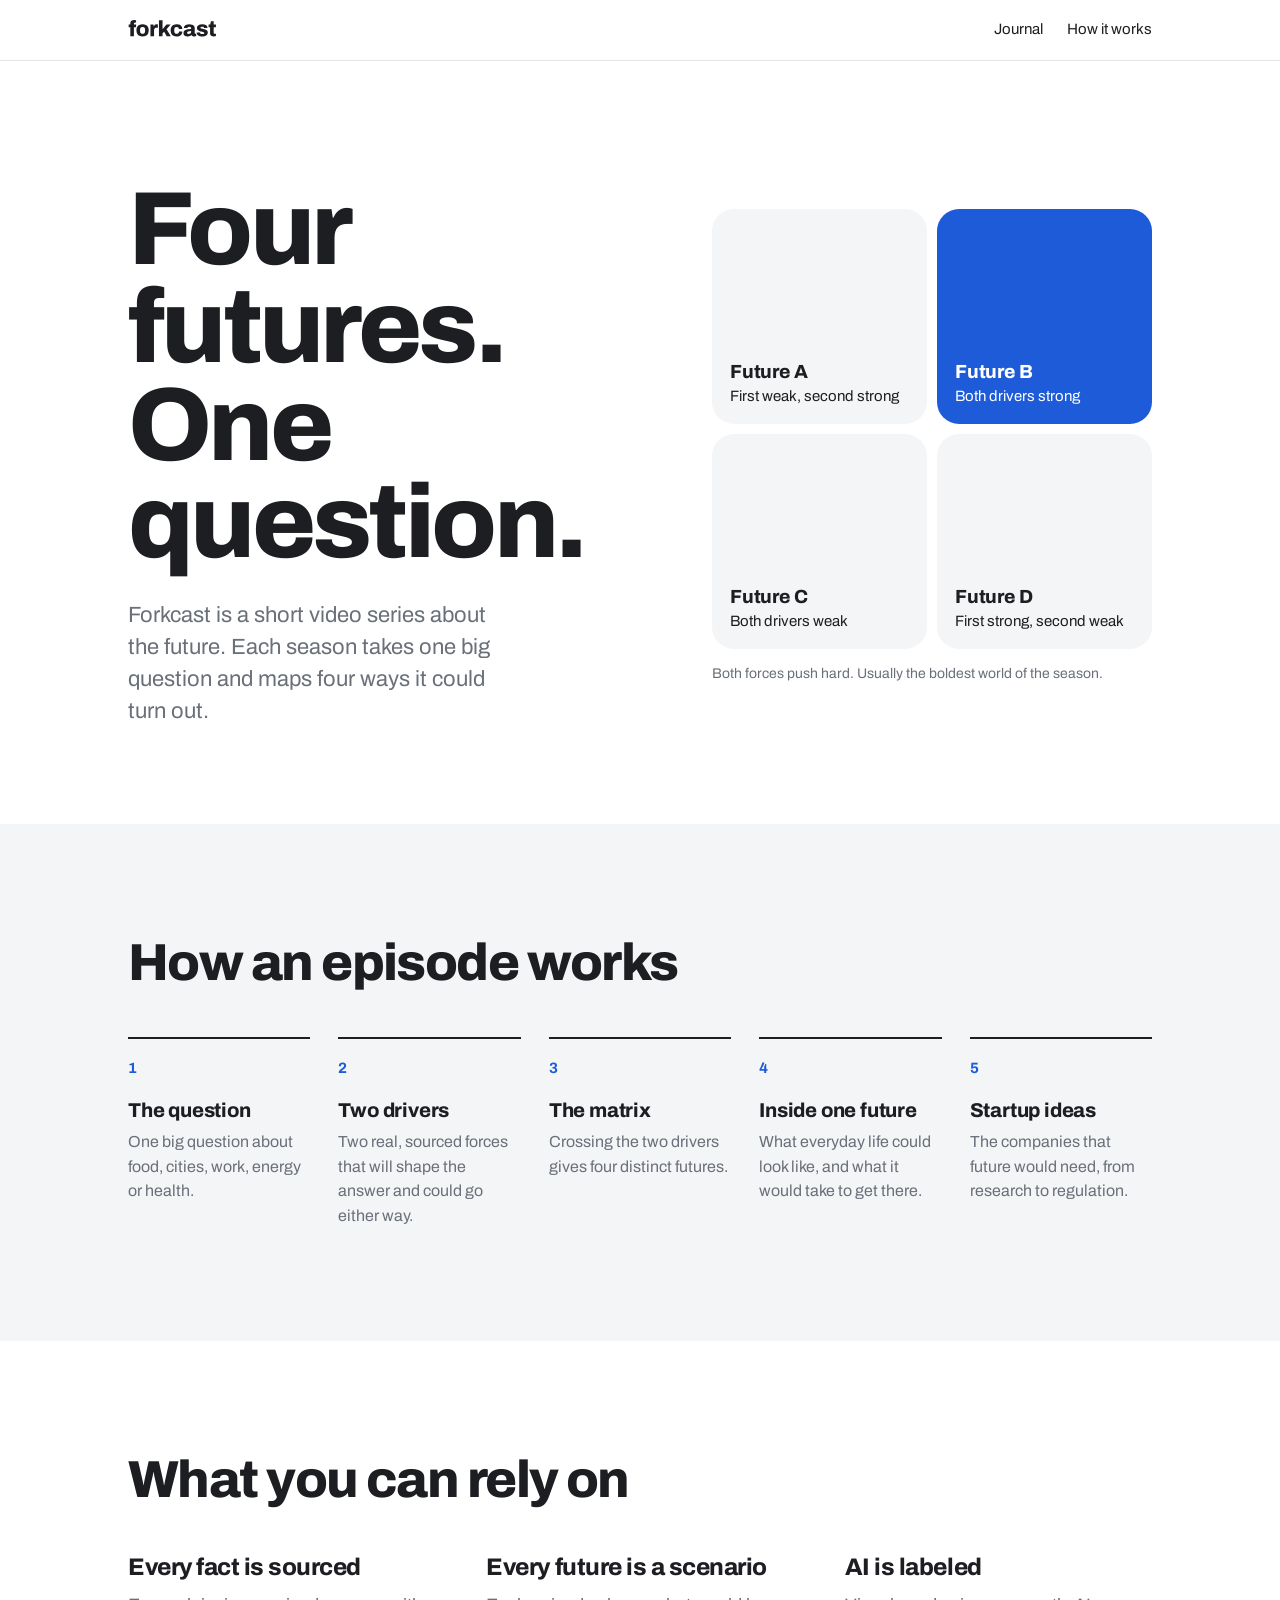
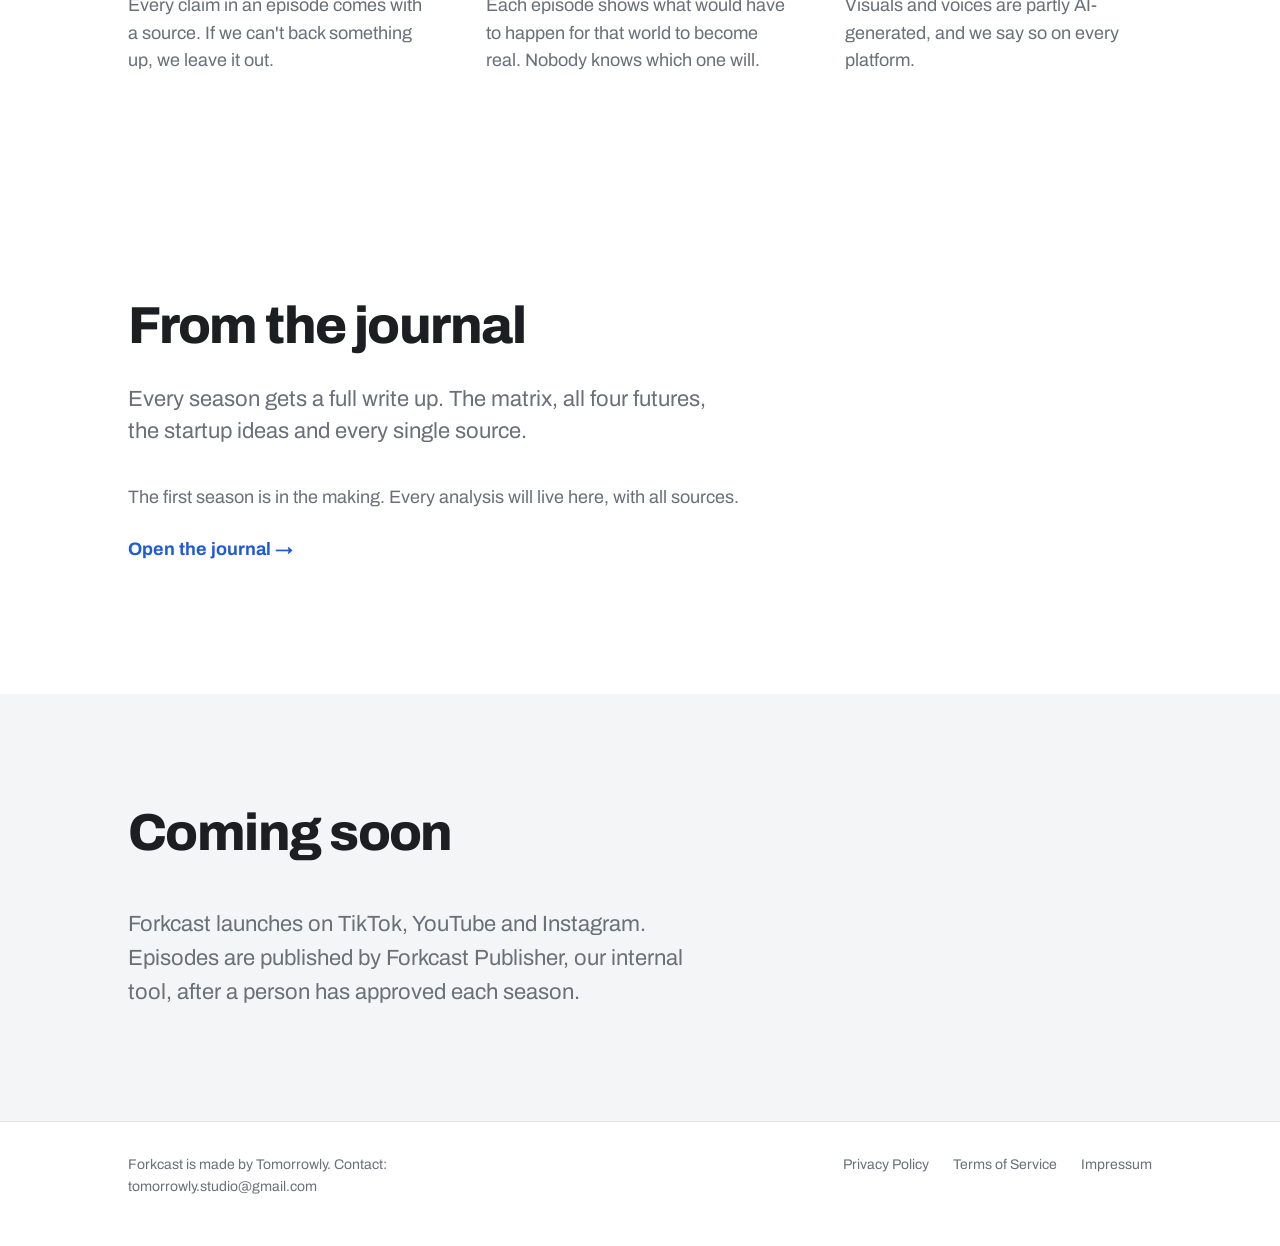
<file: index.html>
<!doctype html>
<html lang="en">
<head>
<meta charset="utf-8">
<meta name="viewport" content="width=device-width, initial-scale=1">
<title>Forkcast | Four futures, one question</title>
<meta name="description" content="Forkcast is a short video series that maps four futures for one big question per season, with sourced facts and the startup ideas each future would need.">
<meta name="theme-color" content="#FFFFFF">
<link rel="icon" href="favicon.svg" type="image/svg+xml">
<link rel="preload" href="fonts/archivo.woff2" as="font" type="font/woff2" crossorigin>
<link rel="stylesheet" href="style.css">
</head>
<body>
<header class="site-head"><div class="wrap">
  <a class="brand" href="index.html"><img src="logo.svg" alt="Forkcast" width="110" height="22"></a>
  <nav aria-label="Main">
    <a href="journal/index.html">Journal</a>
    <a href="index.html#how">How it works</a>
  </nav>
</div></header>
<main>
<section class="hero"><div class="wrap">
  <div>
    <h1>Four futures.<br>One question.</h1>
    <p>Forkcast is a short video series about the future. Each season takes one big question and maps four ways it could turn out.</p>
  </div>
  <figure class="matrix" aria-label="The four futures of a season">
    <div class="matrix-grid" role="group" aria-label="Pick a future">
      <button type="button" aria-pressed="false" data-note="The second force takes off, the first stalls. Often the most surprising world."><strong>Future A</strong>First weak, second strong</button>
      <button type="button" aria-pressed="true" data-note="Both forces push hard. Usually the boldest world of the season."><strong>Future B</strong>Both drivers strong</button>
      <button type="button" aria-pressed="false" data-note="Neither force takes off. This world looks most like today."><strong>Future C</strong>Both drivers weak</button>
      <button type="button" aria-pressed="false" data-note="The first force wins, the second stalls. The world tilts one way."><strong>Future D</strong>First strong, second weak</button>
    </div>
    <figcaption class="matrix-note" aria-live="polite">Both forces push hard. Usually the boldest world of the season.</figcaption>
  </figure>
</div></section>

<section class="band mist" id="how"><div class="wrap">
  <h2>How an episode works</h2>
  <ol class="steps">
    <li><h3>The question</h3><p>One big question about food, cities, work, energy or health.</p></li>
    <li><h3>Two drivers</h3><p>Two real, sourced forces that will shape the answer and could go either way.</p></li>
    <li><h3>The matrix</h3><p>Crossing the two drivers gives four distinct futures.</p></li>
    <li><h3>Inside one future</h3><p>What everyday life could look like, and what it would take to get there.</p></li>
    <li><h3>Startup ideas</h3><p>The companies that future would need, from research to regulation.</p></li>
  </ol>
</div></section>

<section class="band"><div class="wrap">
  <h2>What you can rely on</h2>
  <div class="promises">
    <div><h3>Every fact is sourced</h3><p>Every claim in an episode comes with a source. If we can't back something up, we leave it out.</p></div>
    <div><h3>Every future is a scenario</h3><p>Each episode shows what would have to happen for that world to become real. Nobody knows which one will.</p></div>
    <div><h3>AI is labeled</h3><p>Visuals and voices are partly AI-generated, and we say so on every platform.</p></div>
  </div>
</div></section>

<section class="band journal-band" id="journal"><div class="wrap">
  <h2>From the journal</h2>
  <p class="band-lede">Every season gets a full write up. The matrix, all four futures, the startup ideas and every single source.</p>
<!-- JOURNAL-TEASER:START -->
<p class="teaser-empty">The first season is in the making. Every analysis will live here, with all sources.</p>
<!-- JOURNAL-TEASER:END -->
  <p><a class="more" href="journal/index.html">Open the journal</a></p>
</div></section>

<section class="band mist closing"><div class="wrap">
  <h2>Coming soon</h2>
  <p>Forkcast launches on TikTok, YouTube and Instagram. Episodes are published by Forkcast Publisher, our internal tool, after a person has approved each season.</p>
</div></section>
</main>
<footer class="site-foot"><div class="wrap">
  <p>Forkcast is made by Tomorrowly. Contact: <a href="mailto:tomorrowly.studio@gmail.com">tomorrowly.studio@gmail.com</a></p>
  <nav aria-label="Legal">
    <a href="privacy.html">Privacy Policy</a>
    <a href="terms.html">Terms of Service</a>
    <a href="impressum.html">Impressum</a>
  </nav>
</div></footer>
<script>
(function () {
  var grid = document.querySelector('.matrix-grid');
  if (!grid) return;
  var note = document.querySelector('.matrix-note');
  grid.addEventListener('click', function (e) {
    var btn = e.target.closest('button');
    if (!btn) return;
    grid.querySelectorAll('button').forEach(function (b) { b.setAttribute('aria-pressed', b === btn ? 'true' : 'false'); });
    note.textContent = btn.dataset.note;
  });
})();
</script>
</body>
</html>
</file>
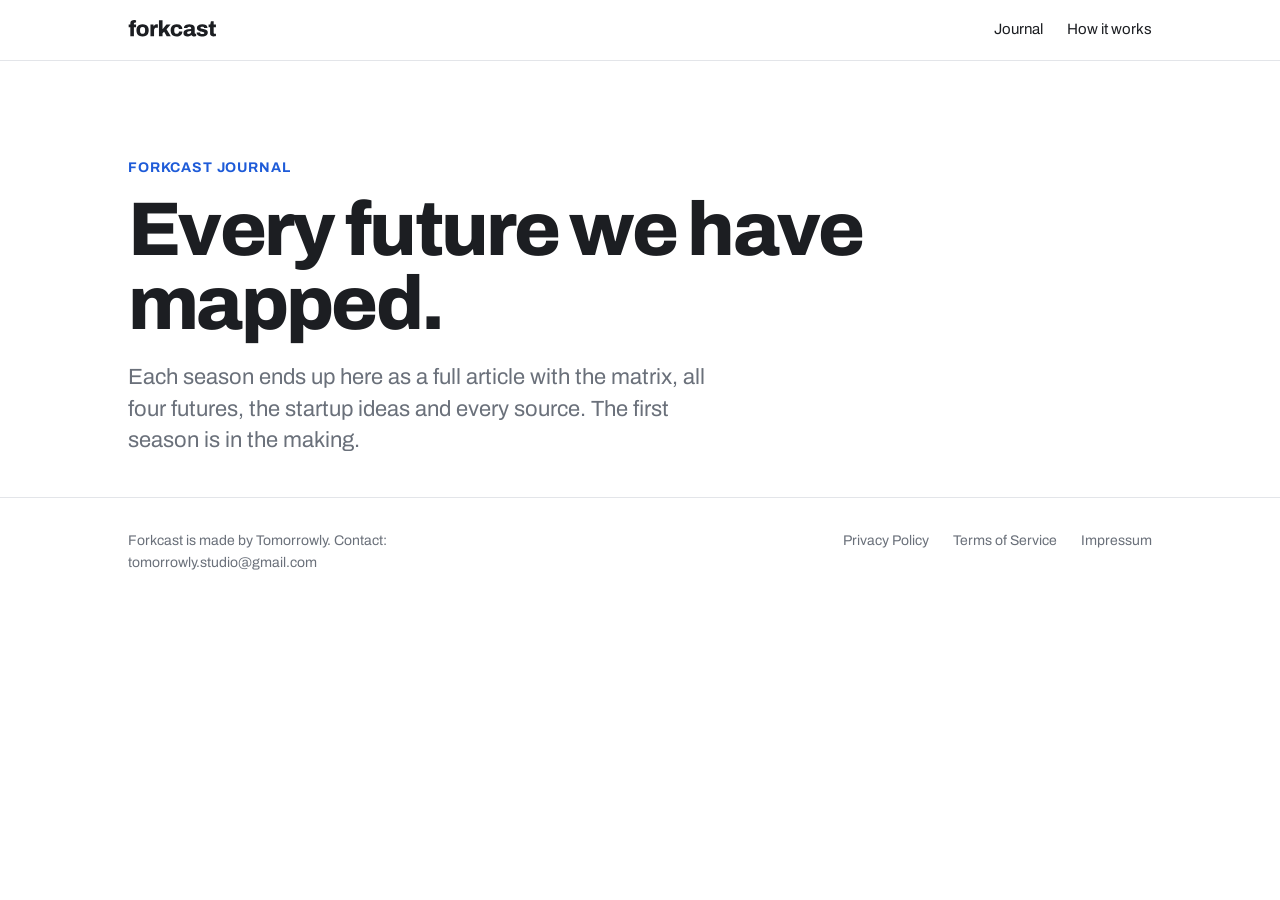
<file: journal/index.html>
<!doctype html>
<html lang="en">
<head>
<meta charset="utf-8">
<meta name="viewport" content="width=device-width, initial-scale=1">
<title>Forkcast Journal | Every future we have mapped</title>
<meta name="description" content="All Forkcast scenario analyses: one big question per season, four possible futures, sources and startup ideas.">
<meta name="theme-color" content="#FFFFFF">
<link rel="canonical" href="https://tomorrowly-studio.github.io/journal/index.html">
<meta property="og:type" content="website">
<meta property="og:title" content="Forkcast Journal | Every future we have mapped">
<meta property="og:description" content="All Forkcast scenario analyses: one big question per season, four possible futures, sources and startup ideas.">
<meta property="og:url" content="https://tomorrowly-studio.github.io/journal/index.html">
<link rel="alternate" type="application/rss+xml" title="Forkcast Journal" href="../journal/feed.xml">
<link rel="icon" href="../favicon.svg" type="image/svg+xml">
<link rel="preload" href="../fonts/archivo.woff2" as="font" type="font/woff2" crossorigin>
<link rel="stylesheet" href="../style.css">
</head>
<body>
<header class="site-head"><div class="wrap">
  <a class="brand" href="../index.html"><img src="../logo.svg" alt="Forkcast" width="110" height="22"></a>
  <nav aria-label="Main">
    <a href="../journal/index.html">Journal</a>
    <a href="../index.html#how">How it works</a>
  </nav>
</div></header>
<main>
<section class="journal-head"><div class="wrap"><p class="eyebrow">Forkcast Journal</p><h1>Every future we have mapped.</h1><p class="lede">Each season ends up here as a full article with the matrix, all four futures, the startup ideas and every source. The first season is in the making.</p></div></section>
</main>
<footer class="site-foot"><div class="wrap">
  <p>Forkcast is made by Tomorrowly. Contact: <a href="mailto:tomorrowly.studio@gmail.com">tomorrowly.studio@gmail.com</a></p>
  <nav aria-label="Legal">
    <a href="../privacy.html">Privacy Policy</a>
    <a href="../terms.html">Terms of Service</a>
    <a href="../impressum.html">Impressum</a>
  </nav>
</div></footer>
</body>
</html>
</file>
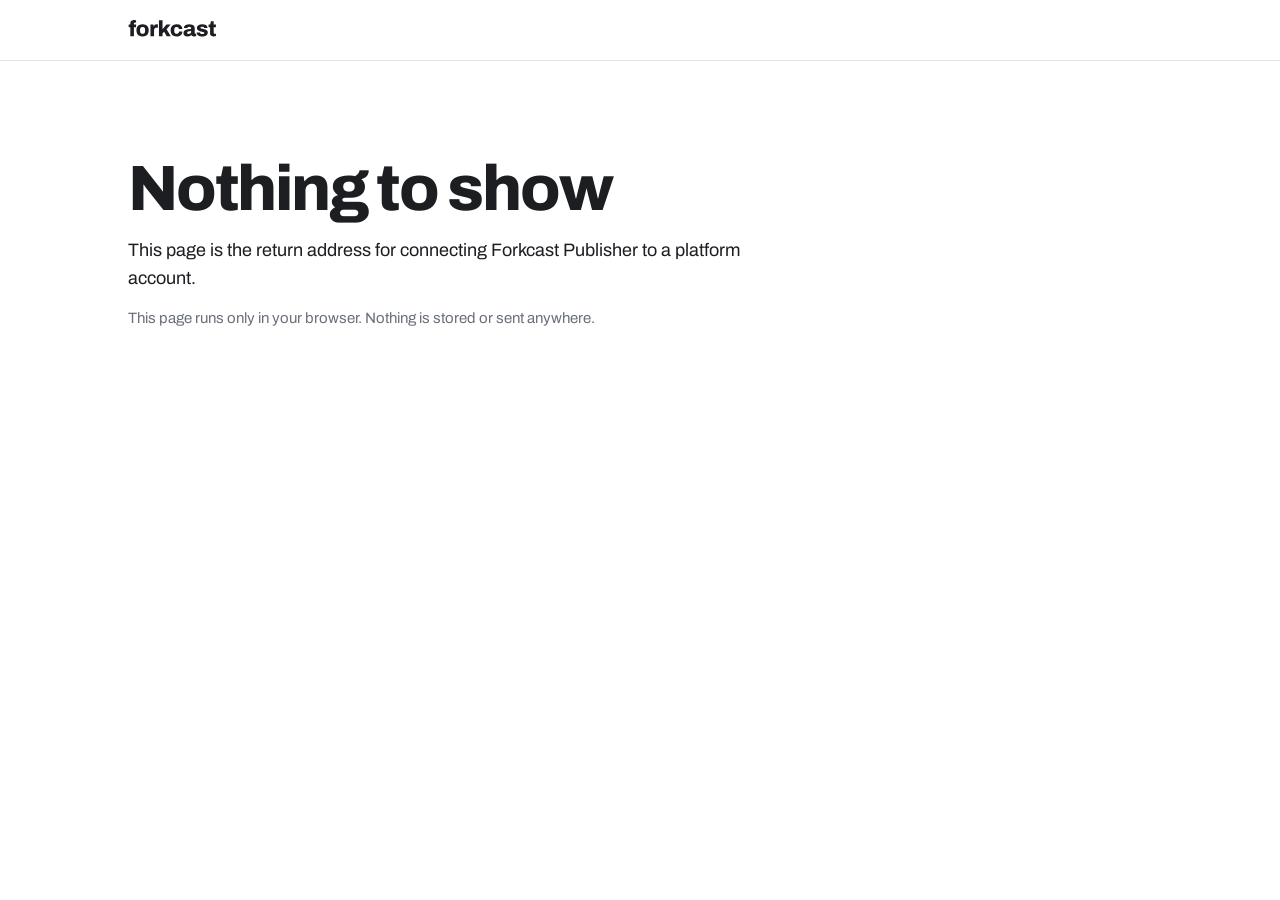
<file: callback.html>
<!doctype html>
<html lang="en">
<head>
<meta charset="utf-8">
<meta name="viewport" content="width=device-width, initial-scale=1">
<meta name="robots" content="noindex">
<meta name="referrer" content="no-referrer">
<title>Connected – Forkcast</title>
<link rel="icon" href="favicon.svg" type="image/svg+xml">
<link rel="stylesheet" href="style.css">
</head>
<body>
<header class="site-head"><div class="wrap">
  <a class="brand" href="index.html"><img src="logo.svg" alt="Forkcast" width="110" height="22"></a>
</div></header>
<main>
<article class="prose"><div class="wrap">
  <h1 id="title">Account connected</h1>
  <p id="lead">Forkcast Publisher received the authorization. Copy the code below and hand it to the publishing setup. It expires after a few minutes and can be used once.</p>
  <p><code id="code" style="word-break:break-all;font-size:16px;background:var(--mist);padding:12px 14px;border-radius:12px;display:block"></code></p>
  <p class="updated">This page runs only in your browser. Nothing is stored or sent anywhere.</p>
</div></article>
</main>
<script>
(function () {
  var q = new URLSearchParams(location.search);
  var code = q.get('code');
  var err = q.get('error');
  if (err) {
    document.getElementById('title').textContent = 'Authorization not completed';
    document.getElementById('lead').textContent = 'TikTok returned: ' + err + (q.get('error_description') ? ' (' + q.get('error_description') + ')' : '') + '. Start the connection again.';
    document.getElementById('code').style.display = 'none';
  } else if (code) {
    document.getElementById('code').textContent = code;
  } else {
    document.getElementById('title').textContent = 'Nothing to show';
    document.getElementById('lead').textContent = 'This page is the return address for connecting Forkcast Publisher to a platform account.';
    document.getElementById('code').style.display = 'none';
  }
})();
</script>
</body>
</html>
</file>
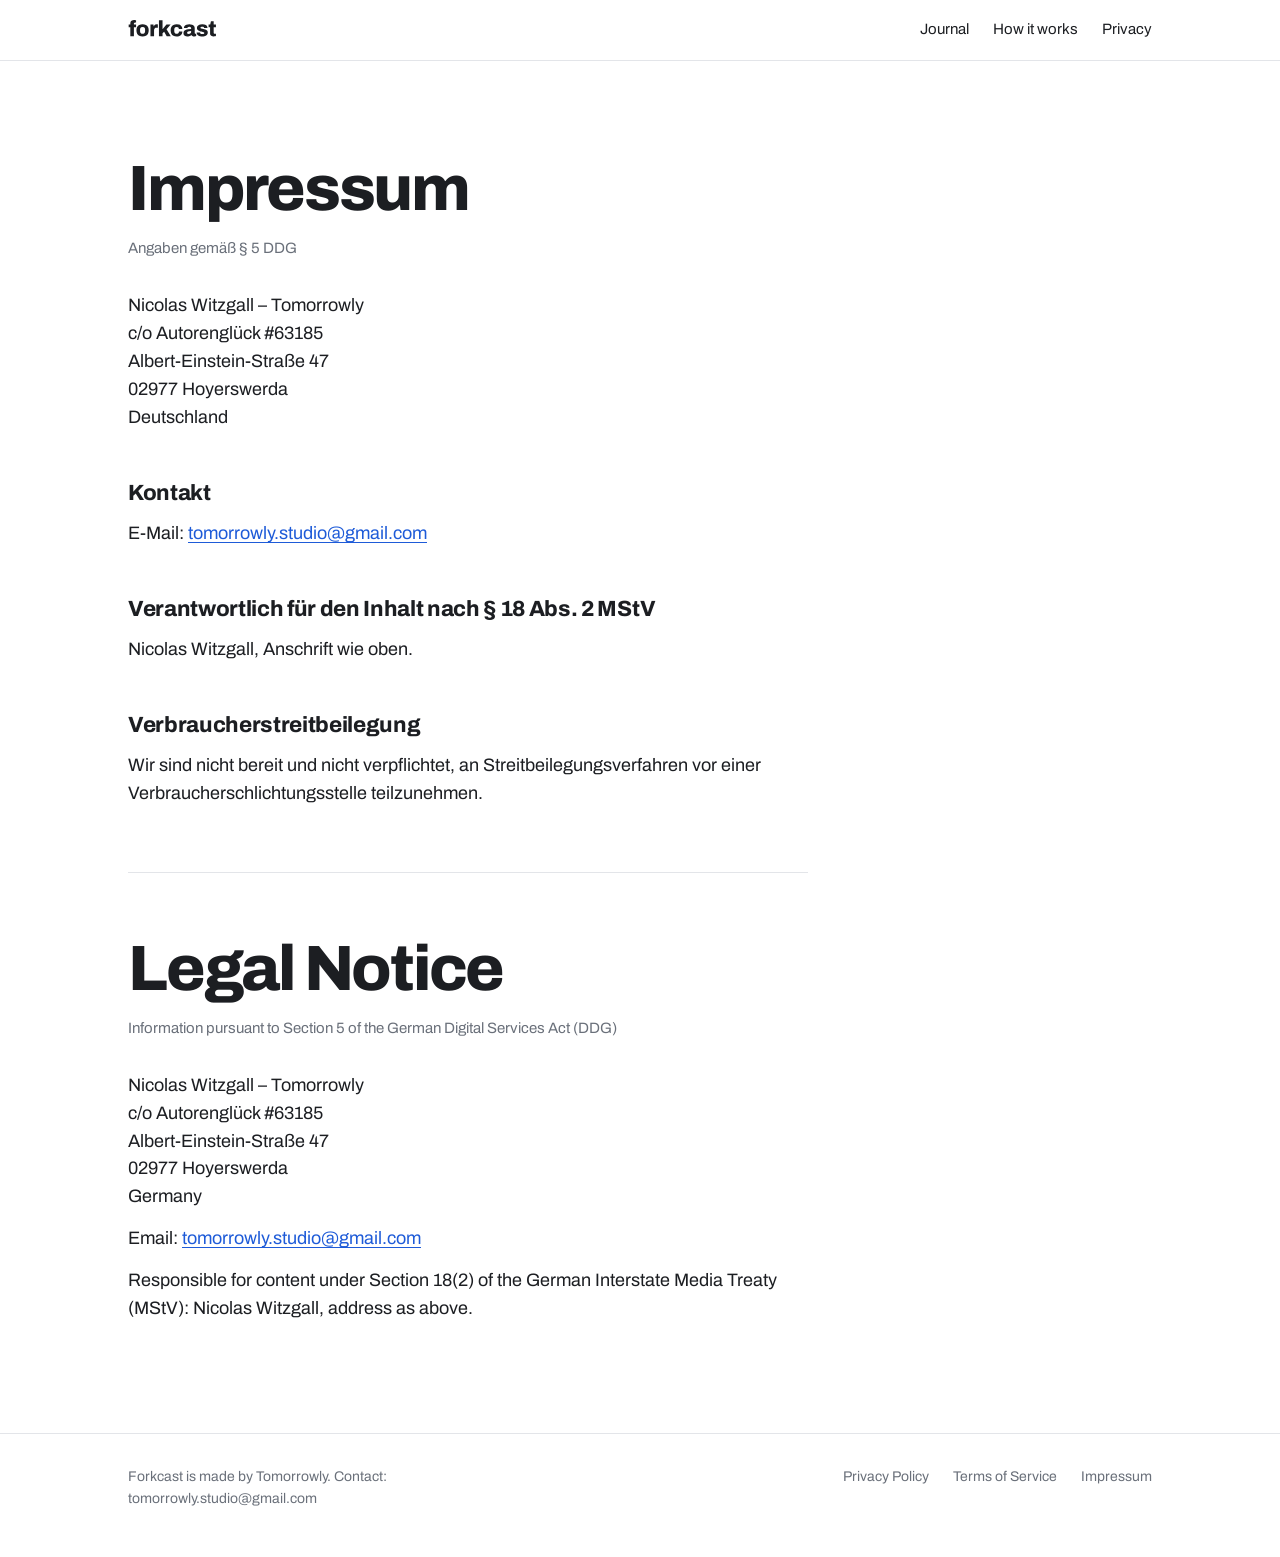
<file: impressum.html>
<!doctype html>
<html lang="de">
<head>
<meta charset="utf-8">
<meta name="viewport" content="width=device-width, initial-scale=1">
<title>Impressum – Forkcast</title>
<meta name="description" content="Impressum und Anbieterkennzeichnung für Forkcast / Tomorrowly.">
<meta name="theme-color" content="#FFFFFF">
<link rel="icon" href="favicon.svg" type="image/svg+xml">
<link rel="preload" href="fonts/archivo.woff2" as="font" type="font/woff2" crossorigin>
<link rel="stylesheet" href="style.css">
</head>
<body>
<header class="site-head"><div class="wrap">
  <a class="brand" href="index.html"><img src="logo.svg" alt="Forkcast" width="110" height="22"></a>
  <nav aria-label="Main">
    <a href="journal/index.html">Journal</a>
    <a href="index.html#how">How it works</a>
    <a href="privacy.html">Privacy</a>
  </nav>
</div></header>
<main>
<article class="prose"><div class="wrap">
<h1>Impressum</h1>
<p class="updated">Angaben gem&auml;&szlig; &sect; 5 DDG</p>
<p>Nicolas Witzgall – Tomorrowly<br>c/o Autorenglück #63185<br>Albert-Einstein-Straße 47<br>02977 Hoyerswerda<br>Deutschland</p>

<h2>Kontakt</h2>
<p>E-Mail: <a href="mailto:tomorrowly.studio@gmail.com">tomorrowly.studio@gmail.com</a></p>

<h2>Verantwortlich f&uuml;r den Inhalt nach &sect; 18 Abs. 2 MStV</h2>
<p>Nicolas Witzgall, Anschrift wie oben.</p>

<h2>Verbraucherstreitbeilegung</h2>
<p>Wir sind nicht bereit und nicht verpflichtet, an Streitbeilegungsverfahren vor einer Verbraucherschlichtungsstelle teilzunehmen.</p>

<hr>

<h1 lang="en">Legal Notice</h1>
<div lang="en">
<p class="updated">Information pursuant to Section 5 of the German Digital Services Act (DDG)</p>
<p>Nicolas Witzgall – Tomorrowly<br>c/o Autorenglück #63185<br>Albert-Einstein-Straße 47<br>02977 Hoyerswerda<br>Germany</p>
<p>Email: <a href="mailto:tomorrowly.studio@gmail.com">tomorrowly.studio@gmail.com</a></p>
<p>Responsible for content under Section 18(2) of the German Interstate Media Treaty (MStV): Nicolas Witzgall, address as above.</p>
</div>
</div></article>
</main>
<footer class="site-foot"><div class="wrap">
  <p>Forkcast is made by Tomorrowly. Contact: <a href="mailto:tomorrowly.studio@gmail.com">tomorrowly.studio@gmail.com</a></p>
  <nav aria-label="Legal">
    <a href="privacy.html">Privacy Policy</a>
    <a href="terms.html">Terms of Service</a>
    <a href="impressum.html">Impressum</a>
  </nav>
</div></footer>
</body>
</html>
</file>
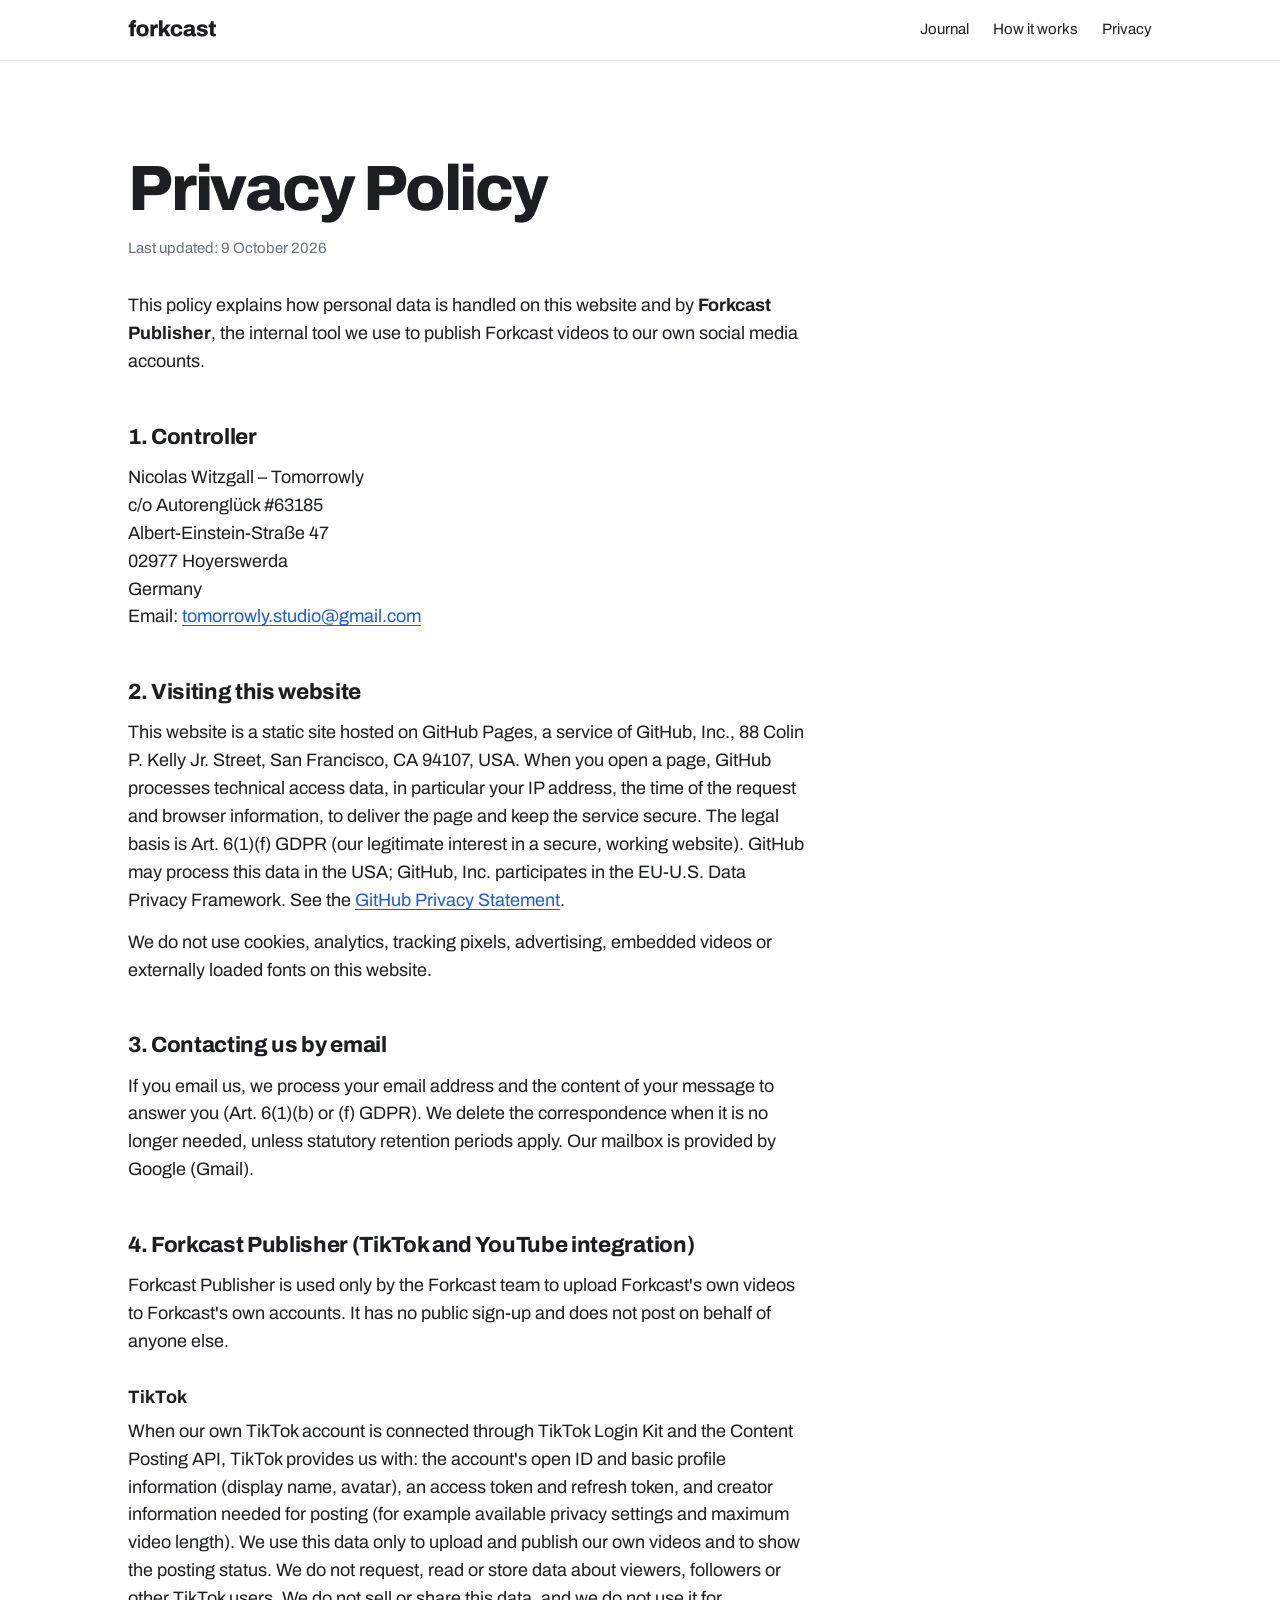
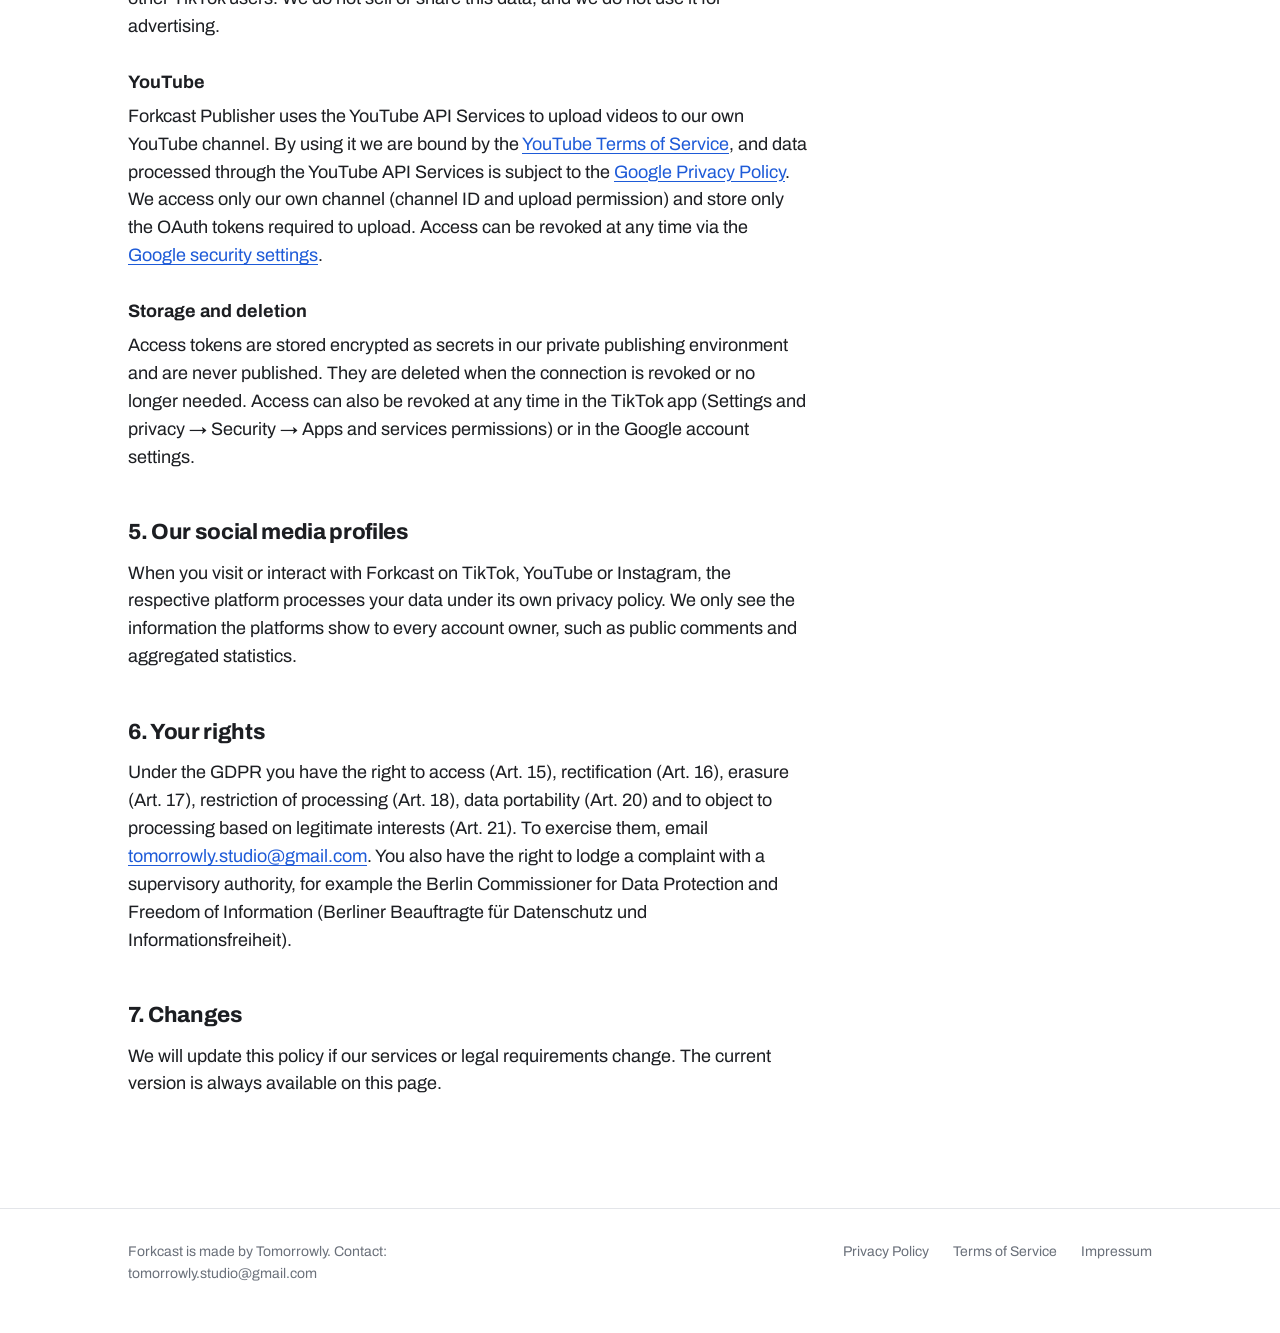
<file: privacy.html>
<!doctype html>
<html lang="en">
<head>
<meta charset="utf-8">
<meta name="viewport" content="width=device-width, initial-scale=1">
<title>Privacy Policy – Forkcast</title>
<meta name="description" content="How Forkcast and the Forkcast Publisher tool handle personal data.">
<meta name="theme-color" content="#FFFFFF">
<link rel="icon" href="favicon.svg" type="image/svg+xml">
<link rel="preload" href="fonts/archivo.woff2" as="font" type="font/woff2" crossorigin>
<link rel="stylesheet" href="style.css">
</head>
<body>
<header class="site-head"><div class="wrap">
  <a class="brand" href="index.html"><img src="logo.svg" alt="Forkcast" width="110" height="22"></a>
  <nav aria-label="Main">
    <a href="journal/index.html">Journal</a>
    <a href="index.html#how">How it works</a>
    <a href="privacy.html">Privacy</a>
  </nav>
</div></header>
<main>
<article class="prose"><div class="wrap">
<h1>Privacy Policy</h1>
<p class="updated">Last updated: 9 October 2026</p>

<p>This policy explains how personal data is handled on this website and by <strong>Forkcast Publisher</strong>, the internal tool we use to publish Forkcast videos to our own social media accounts.</p>

<h2>1. Controller</h2>
<p>Nicolas Witzgall – Tomorrowly<br>c/o Autorenglück #63185<br>Albert-Einstein-Straße 47<br>02977 Hoyerswerda<br>Germany<br>Email: <a href="mailto:tomorrowly.studio@gmail.com">tomorrowly.studio@gmail.com</a></p>

<h2>2. Visiting this website</h2>
<p>This website is a static site hosted on GitHub Pages, a service of GitHub, Inc., 88 Colin P. Kelly Jr. Street, San Francisco, CA 94107, USA. When you open a page, GitHub processes technical access data, in particular your IP address, the time of the request and browser information, to deliver the page and keep the service secure. The legal basis is Art. 6(1)(f) GDPR (our legitimate interest in a secure, working website). GitHub may process this data in the USA; GitHub, Inc. participates in the EU-U.S. Data Privacy Framework. See the <a href="https://docs.github.com/en/site-policy/privacy-policies/github-general-privacy-statement">GitHub Privacy Statement</a>.</p>
<p>We do not use cookies, analytics, tracking pixels, advertising, embedded videos or externally loaded fonts on this website.</p>

<h2>3. Contacting us by email</h2>
<p>If you email us, we process your email address and the content of your message to answer you (Art. 6(1)(b) or (f) GDPR). We delete the correspondence when it is no longer needed, unless statutory retention periods apply. Our mailbox is provided by Google (Gmail).</p>

<h2>4. Forkcast Publisher (TikTok and YouTube integration)</h2>
<p>Forkcast Publisher is used only by the Forkcast team to upload Forkcast's own videos to Forkcast's own accounts. It has no public sign-up and does not post on behalf of anyone else.</p>
<h3>TikTok</h3>
<p>When our own TikTok account is connected through TikTok Login Kit and the Content Posting API, TikTok provides us with: the account's open ID and basic profile information (display name, avatar), an access token and refresh token, and creator information needed for posting (for example available privacy settings and maximum video length). We use this data only to upload and publish our own videos and to show the posting status. We do not request, read or store data about viewers, followers or other TikTok users. We do not sell or share this data, and we do not use it for advertising.</p>
<h3>YouTube</h3>
<p>Forkcast Publisher uses the YouTube API Services to upload videos to our own YouTube channel. By using it we are bound by the <a href="https://www.youtube.com/t/terms">YouTube Terms of Service</a>, and data processed through the YouTube API Services is subject to the <a href="https://policies.google.com/privacy">Google Privacy Policy</a>. We access only our own channel (channel ID and upload permission) and store only the OAuth tokens required to upload. Access can be revoked at any time via the <a href="https://security.google.com/settings/security/permissions">Google security settings</a>.</p>
<h3>Storage and deletion</h3>
<p>Access tokens are stored encrypted as secrets in our private publishing environment and are never published. They are deleted when the connection is revoked or no longer needed. Access can also be revoked at any time in the TikTok app (Settings and privacy &rarr; Security &rarr; Apps and services permissions) or in the Google account settings.</p>

<h2>5. Our social media profiles</h2>
<p>When you visit or interact with Forkcast on TikTok, YouTube or Instagram, the respective platform processes your data under its own privacy policy. We only see the information the platforms show to every account owner, such as public comments and aggregated statistics.</p>

<h2>6. Your rights</h2>
<p>Under the GDPR you have the right to access (Art. 15), rectification (Art. 16), erasure (Art. 17), restriction of processing (Art. 18), data portability (Art. 20) and to object to processing based on legitimate interests (Art. 21). To exercise them, email <a href="mailto:tomorrowly.studio@gmail.com">tomorrowly.studio@gmail.com</a>. You also have the right to lodge a complaint with a supervisory authority, for example the Berlin Commissioner for Data Protection and Freedom of Information (Berliner Beauftragte f&uuml;r Datenschutz und Informationsfreiheit).</p>

<h2>7. Changes</h2>
<p>We will update this policy if our services or legal requirements change. The current version is always available on this page.</p>
</div></article>
</main>
<footer class="site-foot"><div class="wrap">
  <p>Forkcast is made by Tomorrowly. Contact: <a href="mailto:tomorrowly.studio@gmail.com">tomorrowly.studio@gmail.com</a></p>
  <nav aria-label="Legal">
    <a href="privacy.html">Privacy Policy</a>
    <a href="terms.html">Terms of Service</a>
    <a href="impressum.html">Impressum</a>
  </nav>
</div></footer>
</body>
</html>
</file>
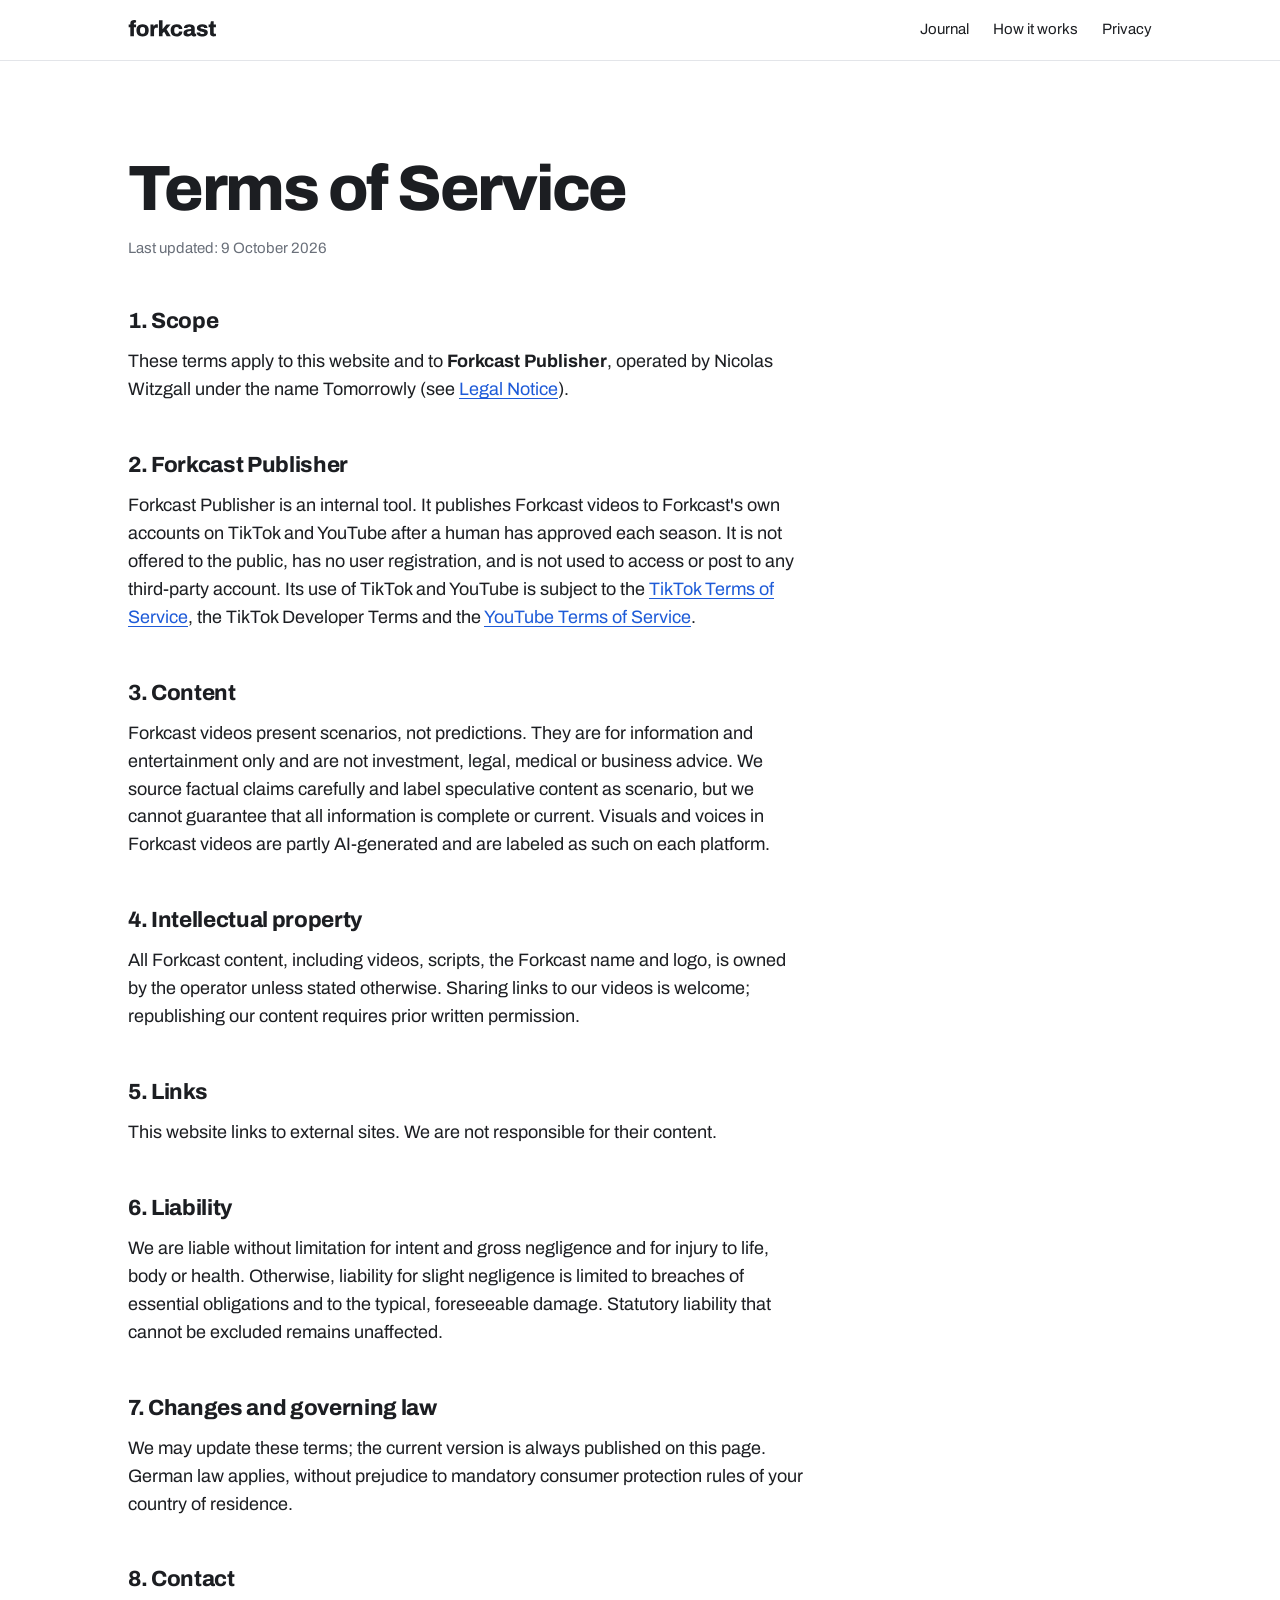
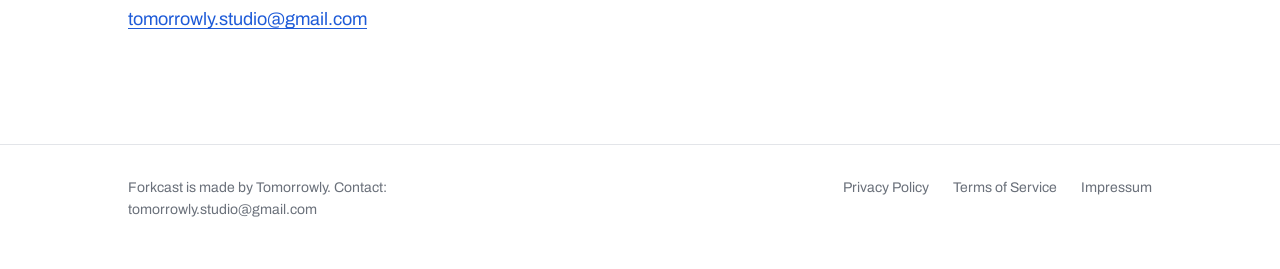
<file: terms.html>
<!doctype html>
<html lang="en">
<head>
<meta charset="utf-8">
<meta name="viewport" content="width=device-width, initial-scale=1">
<title>Terms of Service – Forkcast</title>
<meta name="description" content="Terms of Service for the Forkcast website and the Forkcast Publisher tool.">
<meta name="theme-color" content="#FFFFFF">
<link rel="icon" href="favicon.svg" type="image/svg+xml">
<link rel="preload" href="fonts/archivo.woff2" as="font" type="font/woff2" crossorigin>
<link rel="stylesheet" href="style.css">
</head>
<body>
<header class="site-head"><div class="wrap">
  <a class="brand" href="index.html"><img src="logo.svg" alt="Forkcast" width="110" height="22"></a>
  <nav aria-label="Main">
    <a href="journal/index.html">Journal</a>
    <a href="index.html#how">How it works</a>
    <a href="privacy.html">Privacy</a>
  </nav>
</div></header>
<main>
<article class="prose"><div class="wrap">
<h1>Terms of Service</h1>
<p class="updated">Last updated: 9 October 2026</p>

<h2>1. Scope</h2>
<p>These terms apply to this website and to <strong>Forkcast Publisher</strong>, operated by Nicolas Witzgall under the name Tomorrowly (see <a href="impressum.html">Legal Notice</a>).</p>

<h2>2. Forkcast Publisher</h2>
<p>Forkcast Publisher is an internal tool. It publishes Forkcast videos to Forkcast's own accounts on TikTok and YouTube after a human has approved each season. It is not offered to the public, has no user registration, and is not used to access or post to any third-party account. Its use of TikTok and YouTube is subject to the <a href="https://www.tiktok.com/legal/terms-of-service">TikTok Terms of Service</a>, the TikTok Developer Terms and the <a href="https://www.youtube.com/t/terms">YouTube Terms of Service</a>.</p>

<h2>3. Content</h2>
<p>Forkcast videos present scenarios, not predictions. They are for information and entertainment only and are not investment, legal, medical or business advice. We source factual claims carefully and label speculative content as scenario, but we cannot guarantee that all information is complete or current. Visuals and voices in Forkcast videos are partly AI-generated and are labeled as such on each platform.</p>

<h2>4. Intellectual property</h2>
<p>All Forkcast content, including videos, scripts, the Forkcast name and logo, is owned by the operator unless stated otherwise. Sharing links to our videos is welcome; republishing our content requires prior written permission.</p>

<h2>5. Links</h2>
<p>This website links to external sites. We are not responsible for their content.</p>

<h2>6. Liability</h2>
<p>We are liable without limitation for intent and gross negligence and for injury to life, body or health. Otherwise, liability for slight negligence is limited to breaches of essential obligations and to the typical, foreseeable damage. Statutory liability that cannot be excluded remains unaffected.</p>

<h2>7. Changes and governing law</h2>
<p>We may update these terms; the current version is always published on this page. German law applies, without prejudice to mandatory consumer protection rules of your country of residence.</p>

<h2>8. Contact</h2>
<p><a href="mailto:tomorrowly.studio@gmail.com">tomorrowly.studio@gmail.com</a></p>
</div></article>
</main>
<footer class="site-foot"><div class="wrap">
  <p>Forkcast is made by Tomorrowly. Contact: <a href="mailto:tomorrowly.studio@gmail.com">tomorrowly.studio@gmail.com</a></p>
  <nav aria-label="Legal">
    <a href="privacy.html">Privacy Policy</a>
    <a href="terms.html">Terms of Service</a>
    <a href="impressum.html">Impressum</a>
  </nav>
</div></footer>
</body>
</html>
</file>
<file: style.css>
@font-face {
  font-family: "Archivo";
  src: url("fonts/archivo.woff2") format("woff2");
  font-weight: 100 900;
  font-stretch: 62% 125%;
  font-display: swap;
}
:root {
  --paper: #FFFFFF;
  --mist: #F4F5F7;
  --line: #E3E5E9;
  --stone: #C4C8CF;
  --slate: #6A707A;
  --ink: #1C1E22;
  --blue: #1E5BD8;
  --gutter: clamp(20px, 5vw, 48px);
  --measure: 68ch;
}
* { box-sizing: border-box; }
html { -webkit-text-size-adjust: 100%; scroll-behavior: smooth; }
body {
  margin: 0;
  background: var(--paper);
  color: var(--ink);
  font-family: "Archivo", "Helvetica Neue", Arial, sans-serif;
  font-size: 18px;
  line-height: 1.55;
  -webkit-font-smoothing: antialiased;
  text-rendering: optimizeLegibility;
}
a { color: var(--blue); text-underline-offset: 3px; }
a:focus-visible, button:focus-visible { outline: 2px solid var(--blue); outline-offset: 3px; border-radius: 4px; }
.wrap { max-width: 1120px; margin: 0 auto; padding: 0 var(--gutter); }

/* Header */
.site-head { position: sticky; top: 0; z-index: 10; background: rgba(255,255,255,.86); backdrop-filter: saturate(180%) blur(16px); -webkit-backdrop-filter: saturate(180%) blur(16px); border-bottom: 1px solid var(--line); }
.site-head .wrap { display: flex; align-items: center; justify-content: space-between; height: 60px; }
.site-head .brand img { display: block; height: 22px; width: auto; }
.site-head nav { display: flex; gap: 24px; font-size: 15px; }
.site-head nav a { color: var(--ink); text-decoration: none; }
.site-head nav a:hover { color: var(--blue); }

/* Hero */
.hero { padding: clamp(56px, 10vw, 120px) 0 clamp(56px, 8vw, 96px); }
.hero .wrap { display: grid; grid-template-columns: 1.15fr 1fr; gap: clamp(40px, 6vw, 88px); align-items: center; }
.hero h1 { font-size: clamp(48px, 8.4vw, 104px); line-height: .94; letter-spacing: -0.035em; font-weight: 800; margin: 0 0 28px; }
.hero p { font-size: clamp(19px, 2vw, 22px); line-height: 1.45; color: var(--slate); max-width: 30ch; margin: 0; }

/* Matrix */
.matrix { width: 100%; max-width: 440px; justify-self: end; margin: 0; }
.matrix-grid { display: grid; grid-template-columns: 1fr 1fr; gap: 10px; aspect-ratio: 1; }
.matrix button {
  font: inherit; text-align: left; cursor: pointer;
  border: 0; border-radius: 22px; padding: 18px;
  background: var(--mist); color: var(--ink);
  display: flex; flex-direction: column; justify-content: flex-end;
  font-size: 15px; line-height: 1.3;
  transition: background-color .35s ease, color .35s ease;
}
.matrix button strong { font-size: 19px; font-weight: 750; letter-spacing: -0.01em; display: block; margin-bottom: 2px; }
.matrix button[aria-pressed="true"] { background: var(--blue); color: #fff; }
.matrix-axes { display: flex; justify-content: space-between; color: var(--slate); font-size: 14px; margin-top: 12px; }
.matrix-note { color: var(--slate); font-size: 14px; margin: 14px 0 0; min-height: 2.6em; }

/* Sections */
.band { padding: clamp(64px, 9vw, 112px) 0; }
.band.mist { background: var(--mist); }
.band h2 { font-size: clamp(32px, 4.6vw, 52px); line-height: 1.02; letter-spacing: -0.03em; font-weight: 800; margin: 0 0 clamp(32px, 4vw, 48px); max-width: 18ch; }

.steps { list-style: none; margin: 0; padding: 0; display: grid; grid-template-columns: repeat(5, 1fr); gap: 28px; counter-reset: step; }
.steps li { counter-increment: step; border-top: 2px solid var(--ink); padding-top: 18px; }
.steps li::before { content: counter(step); display: block; font-size: 15px; font-weight: 700; color: var(--blue); margin-bottom: 18px; font-variant-numeric: tabular-nums; }
.steps h3 { font-size: 20px; line-height: 1.2; letter-spacing: -0.01em; margin: 0 0 8px; font-weight: 750; }
.steps p { margin: 0; font-size: 16px; color: var(--slate); }

.promises { display: grid; grid-template-columns: repeat(3, 1fr); gap: clamp(28px, 4vw, 56px); }
.promises h3 { font-size: 24px; letter-spacing: -0.02em; line-height: 1.15; margin: 0 0 10px; font-weight: 750; }
.promises p { margin: 0; color: var(--slate); }

.closing { text-align: left; }
.closing p { font-size: clamp(19px, 2vw, 22px); color: var(--slate); max-width: 46ch; margin: 0; }

/* Legal / prose pages */
.prose { padding: clamp(48px, 8vw, 96px) 0 clamp(64px, 8vw, 96px); }
.prose .wrap > * { max-width: var(--measure); }
.prose h1 { font-size: clamp(38px, 6vw, 64px); line-height: 1; letter-spacing: -0.035em; font-weight: 800; margin: 0 0 16px; }
.prose h2 { font-size: 22px; letter-spacing: -0.015em; margin: 44px 0 10px; font-weight: 750; }
.prose h3 { font-size: 18px; margin: 28px 0 6px; font-weight: 700; }
.prose p { margin: 0 0 14px; }
.prose hr { border: 0; border-top: 1px solid var(--line); margin: 64px 0; }
.updated { color: var(--slate); font-size: 15px; margin-bottom: 32px !important; }
.placeholder { background: #FFF4C2; padding: 0 4px; border-radius: 4px; }

/* Footer */
.site-foot { border-top: 1px solid var(--line); padding: 32px 0 48px; font-size: 14px; color: var(--slate); }
.site-foot .wrap { display: flex; flex-wrap: wrap; justify-content: space-between; gap: 16px 32px; }
.site-foot nav { display: flex; flex-wrap: wrap; gap: 8px 24px; }
.site-foot a { color: var(--slate); text-decoration: none; }
.site-foot a:hover { color: var(--ink); }
.site-foot p { margin: 0; max-width: 52ch; }

/* Journal */
.sr-only { position: absolute; width: 1px; height: 1px; overflow: hidden; clip: rect(0 0 0 0); white-space: nowrap; }
.eyebrow { font-size: 14px; font-weight: 700; letter-spacing: .06em; text-transform: uppercase; color: var(--blue); margin: 0 0 14px; }
.lede, .band-lede { font-size: clamp(19px, 2vw, 22px); line-height: 1.45; color: var(--slate); max-width: 46ch; margin: 0; }
.band-lede { margin: -16px 0 36px; }
.more { font-weight: 700; text-decoration: none; }
.more::after { content: " \2192"; }
.teaser-empty { color: var(--slate); margin: 0 0 24px; }
.journal-head { padding: clamp(48px, 8vw, 96px) 0 clamp(28px, 4vw, 40px); }
.journal-head h1, .story-head h1 { font-size: clamp(40px, 6.4vw, 76px); line-height: .98; letter-spacing: -0.035em; font-weight: 800; margin: 0 0 20px; max-width: 16ch; }
.lead-story { padding-bottom: clamp(40px, 6vw, 72px); }
.lead { display: grid; grid-template-columns: 1.1fr 1fr; gap: clamp(28px, 5vw, 64px); align-items: center; text-decoration: none; color: inherit; border-top: 2px solid var(--ink); padding-top: 28px; }
.lead h2 { font-size: clamp(30px, 4vw, 46px); line-height: 1.04; letter-spacing: -0.03em; font-weight: 800; margin: 0 0 12px; }
.lead:hover h2 { color: var(--blue); }
.lead-matrix .matrix-svg { width: 100%; max-width: 440px; height: auto; display: block; margin-left: auto; }
.jq { font-size: 19px; font-weight: 650; margin: 0 0 8px; }
.jq.big { font-size: clamp(21px, 2.4vw, 26px); }
.jdek { color: var(--slate); margin: 0 0 14px; font-size: 16px; }
.archive { padding-bottom: clamp(64px, 9vw, 112px); }
.filters { border-top: 1px solid var(--line); padding: 24px 0 28px; display: flex; flex-direction: column; gap: 14px; }
.chips { display: flex; flex-wrap: wrap; gap: 8px; }
.chip { font: inherit; font-size: 15px; border: 1px solid var(--line); background: var(--paper); color: var(--ink); border-radius: 999px; padding: 7px 14px; cursor: pointer; }
.chip[aria-pressed="true"] { background: var(--ink); color: #fff; border-color: var(--ink); }
.filter-row { display: flex; gap: 10px; flex-wrap: wrap; }
.filter-row input, .filter-row select { font: inherit; font-size: 16px; border: 1px solid var(--line); border-radius: 12px; padding: 10px 14px; background: var(--paper); color: var(--ink); }
.filter-row input { flex: 1 1 240px; min-width: 0; }
.jgrid { display: grid; grid-template-columns: repeat(3, 1fr); gap: 20px; }
.jgrid.teaser { margin-bottom: 28px; }
.jcard { display: flex; flex-direction: column; gap: 16px; text-decoration: none; color: inherit; background: var(--mist); border-radius: 22px; padding: 20px; transition: transform .2s ease; }
.jcard[hidden] { display: none; }
.jcard:hover { transform: translateY(-2px); }
.jcard:hover h3 { color: var(--blue); }
.jcard h3 { font-size: 22px; line-height: 1.12; letter-spacing: -0.02em; margin: 0 0 8px; font-weight: 750; }
.mini-matrix { width: 56px; height: 56px; }
.jmeta { display: flex; flex-wrap: wrap; align-items: center; gap: 8px; font-size: 14px; color: var(--slate); margin: 0 0 10px; }
.tag { font-size: 13px; font-weight: 650; color: var(--ink); background: var(--paper); border: 1px solid var(--line); border-radius: 999px; padding: 3px 10px; text-decoration: none; }
.jempty { color: var(--slate); }
.story-head { padding: clamp(48px, 8vw, 96px) 0 clamp(28px, 4vw, 40px); }
.story-head h1 { max-width: 20ch; }
.vlinks { display: flex; flex-wrap: wrap; align-items: center; gap: 10px; margin-top: 28px; }
.vlinks span { font-size: 14px; font-weight: 700; color: var(--slate); margin-right: 4px; }
.vbtn { font-size: 15px; font-weight: 700; text-decoration: none; background: var(--blue); color: #fff; border-radius: 999px; padding: 9px 16px; }
.story-body { padding-bottom: clamp(64px, 9vw, 112px); }
.story-body > * { max-width: var(--measure); }
.story-body h2 { font-size: clamp(26px, 3vw, 34px); letter-spacing: -0.025em; line-height: 1.1; font-weight: 800; margin: 56px 0 16px; }
.story-matrix { margin: 8px 0 0; max-width: 520px; }
.story-matrix .matrix-svg { width: 100%; height: auto; display: block; }
.story-matrix figcaption { color: var(--slate); font-size: 14px; margin-top: 6px; }
.axes { display: grid; grid-template-columns: 1fr 1fr; gap: 28px; }
.axes h3 { font-size: 20px; margin: 0 0 6px; font-weight: 750; }
.axes p { margin: 0 0 8px; color: var(--slate); font-size: 16px; }
.axes .poles { color: var(--ink); font-weight: 650; }
.axes .poles span { color: var(--slate); font-weight: 400; }
.future { border-top: 2px solid var(--qc); padding-top: 18px; margin-top: 36px; }
.future h3 { font-size: clamp(24px, 2.8vw, 30px); letter-spacing: -0.02em; margin: 0 0 6px; font-weight: 800; }
.future h4 { font-size: 17px; margin: 22px 0 8px; }
.fmeta { display: flex; align-items: center; gap: 8px; font-size: 14px; color: var(--slate); margin: 0 0 10px; }
.qdot { width: 14px; height: 14px; border-radius: 4px; background: var(--qc); flex: none; }
.fone { font-size: 19px; font-weight: 600; margin: 0 0 14px; }
.ideas, .drivers { padding-left: 20px; margin: 0; display: flex; flex-direction: column; gap: 8px; }
.sources { padding-left: 22px; display: flex; flex-direction: column; gap: 10px; font-size: 15px; }
.sources span { display: block; color: var(--slate); font-size: 14px; }
.sources a { overflow-wrap: anywhere; }
.credit { background: var(--mist); border-radius: 14px; padding: 12px 16px; font-size: 15px; }
.credit span { color: var(--slate); }
.ai-note { color: var(--slate); font-size: 15px; margin-top: 32px; }

@media (max-width: 900px) {
  .lead { grid-template-columns: 1fr; }
  .lead-matrix .matrix-svg { margin: 0; }
  .jgrid { grid-template-columns: 1fr 1fr; }
  .hero .wrap { grid-template-columns: 1fr; }
  .matrix { justify-self: start; }
  .steps { grid-template-columns: 1fr 1fr; }
  .promises { grid-template-columns: 1fr; }
}
@media (max-width: 620px) {
  .jgrid { grid-template-columns: 1fr; }
  .axes { grid-template-columns: 1fr; }
}
@media (max-width: 520px) {
  .steps { grid-template-columns: 1fr; }
  .site-head nav { gap: 16px; font-size: 14px; }
  .matrix button { padding: 14px; font-size: 13px; border-radius: 18px; }
  .matrix button strong { font-size: 16px; }
}
@media (prefers-reduced-motion: reduce) {
  html { scroll-behavior: auto; }
  .matrix button { transition: none; }
}
</file>
